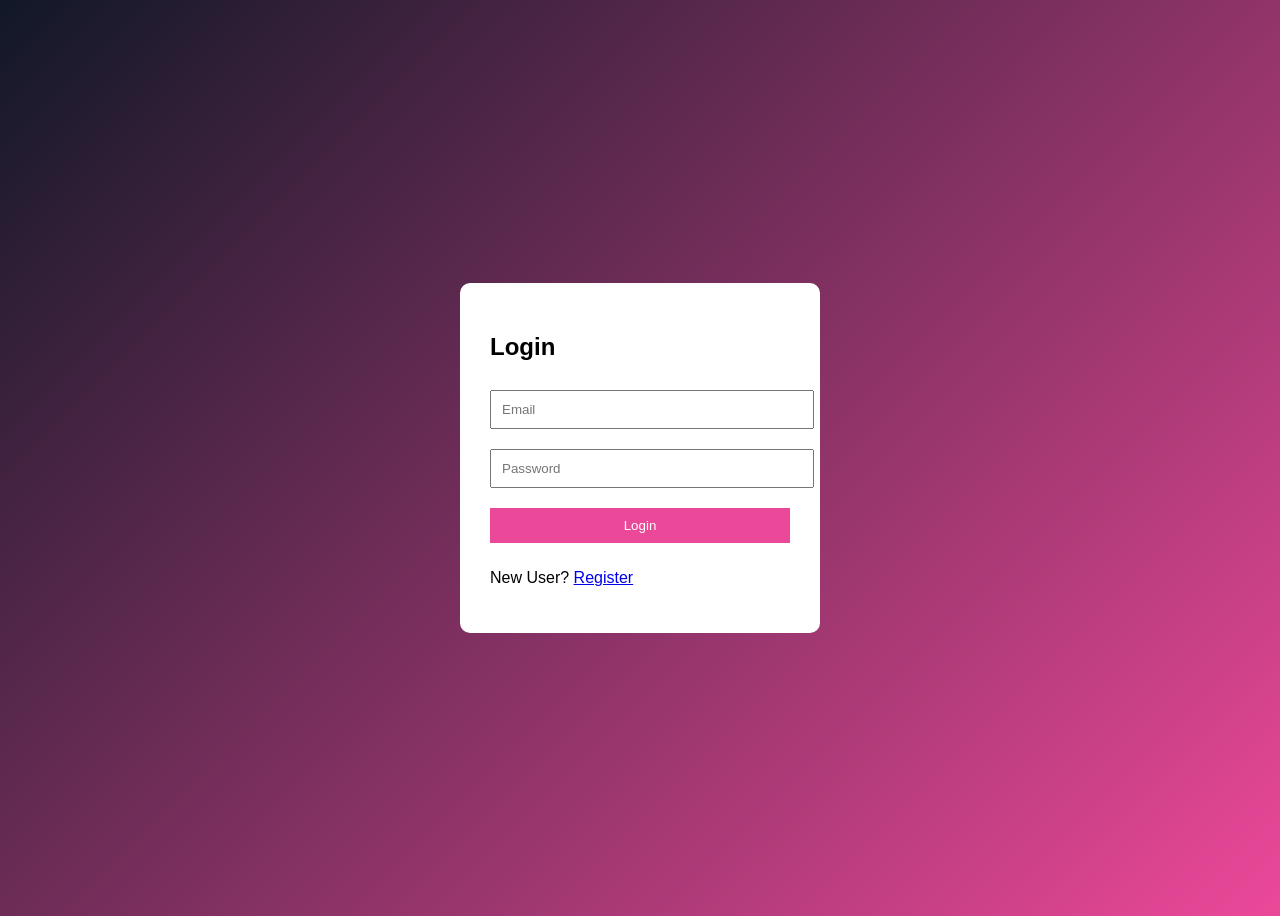
<file: Task1_FashionHub/index.html>
<!DOCTYPE html>
<html lang="en">
<head>
<meta charset="UTF-8">
<meta name="viewport" content="width=device-width, initial-scale=1.0">
<title>FashionHub</title>
<link rel="stylesheet" href="style.css">
<link href="https://fonts.googleapis.com/css2?family=Poppins:wght@300;400;500;600;700&display=swap" rel="stylesheet">
</head>
<body>

<header>
    <div class="logo-area">
    <img src="logo.png" alt="FashionHub Logo">
    <h1>FashionHub</h1>
</div>
	<div id="user-info"></div>
<div id="profile" class="hidden">
    <h3>My Account</h3>
    <p id="profile-name"></p>
    <p id="profile-email"></p>
</div>
    <input type="text" id="search" placeholder="Search products...">
    <button onclick="toggleCart()">🛒 Cart (<span id="cart-count">0</span>)</button>
	<button onclick="window.location.href='account.html'">
👤 Account
</button>
</header>

<section class="hero">

<h2>Fashion That Defines You</h2>

<p>
Discover Premium Kurtis, Sarees,
Dresses & Accessories
</p>

<button onclick="toggleProfile()">
👤 My Account
</button>

<button>
Shop Now
</button>

<button onclick="toggleDarkMode()">
🌙 Dark Mode
</button>

<button onclick="logout()">
Logout
</button>

</section><section class="categories">
    <button onclick="filterProducts('All')">All</button>
    <button onclick="filterProducts('Kurti')">Kurtis</button>
    <button onclick="filterProducts('Saree')">Sarees</button>
    <button onclick="filterProducts('Dress')">Dresses</button>
    <button onclick="filterProducts('Bag')">Bags</button>
</section>

<section id="products" class="products"></section>

<section class="about">
<h2>About FashionHub</h2>
<p>
FashionHub brings elegant fashion collections,
including kurtis, sarees, dresses and accessories,
at affordable prices.
</p>
</section>

<section class="contact">
<h2>Contact Us</h2>

<p>Email: fashionhub@gmail.com</p>

<p>Phone: +91 9876543210</p>
</section>

<div id="cart" class="cart hidden">
    <h2>🛍️ My Fashion Bag</h2>
    <ul id="cart-items"></ul>
    <h3>Total: ₹<span id="total">0</span></h3>
</div>

<script src="script.js"></script>

<footer>
<p>© 2026 FashionHub | Designed by Lakshmi Prasanna</p>
</footer>


</body>
</html>
</file>
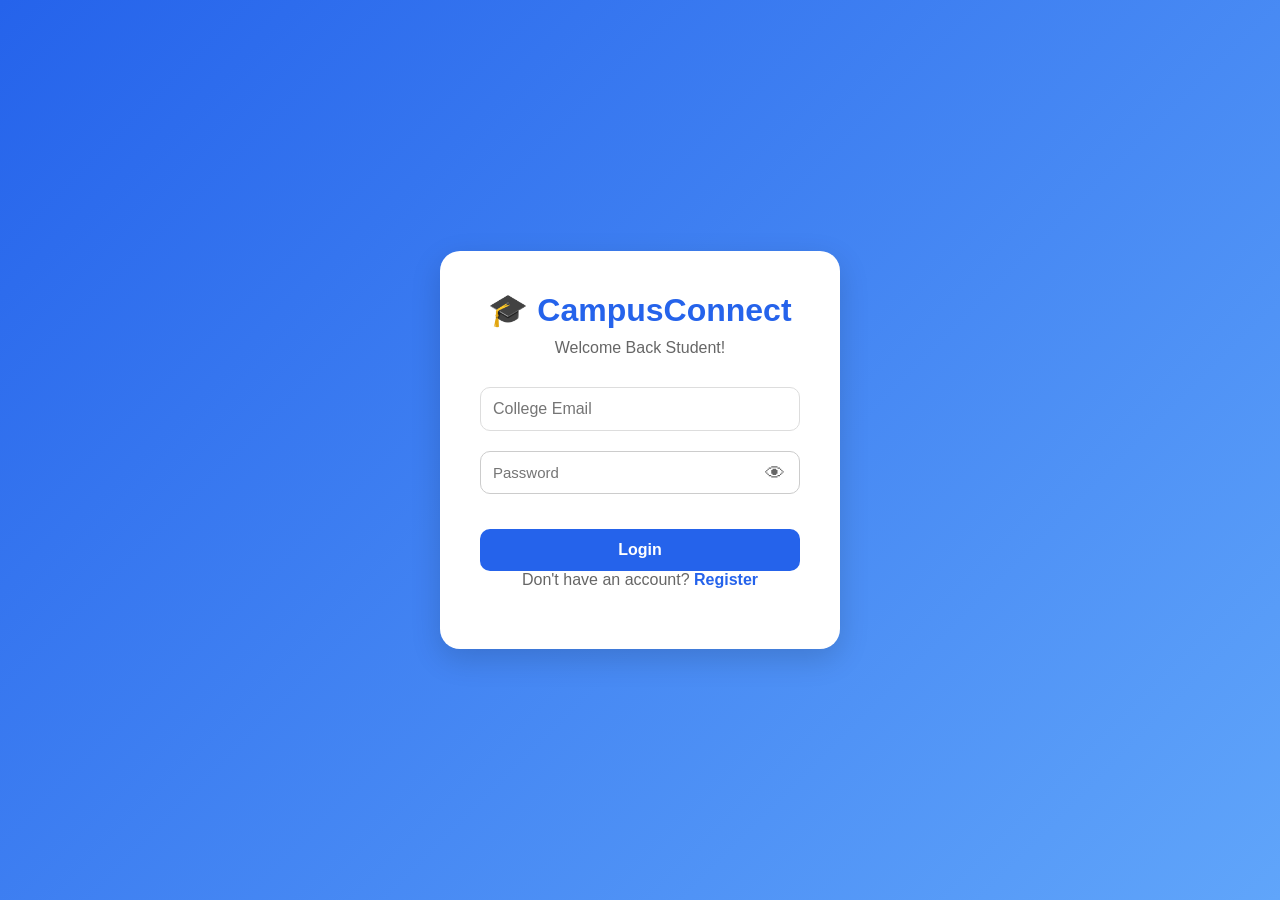
<file: Task2_CampusConnect/index.html>
<!DOCTYPE html>
<html lang="en">
<head>
<meta charset="UTF-8">
<meta name="viewport" content="width=device-width, initial-scale=1.0">
<title>CampusConnect</title>
<link rel="stylesheet" href="style.css">
</head>

<body>

<header class="header">

<h1>🎓 CampusConnect</h1>
<div>

<span id="userName"></span>

<button onclick="window.location.href='profile.html'">
👤 Profile
</button>

<button onclick="toggleDarkMode()">
🌙 Dark Mode
</button>

<button onclick="logout()">
Logout
</button>

</div>

</header>

<section class="hero">
<h2>Welcome to CampusConnect 🎓</h2>
<p>
Connect with classmates, share ideas,
internships, notes and opportunities.
</p>
</section>

<section class="create-post">

<h2>Create Post</h2>

<select id="category">

<option value="Academics">
📖 Academics
</option>

<option value="Internships">
💼 Internships
</option>

<option value="Events">
🎉 Events
</option>

<option value="Placements">
🚀 Placements
</option>

</select>
<input
type="file"
id="mediaFile"
accept="image/*,video/*">

<textarea
id="postText"
placeholder="Share something with your classmates...">
</textarea>

<button onclick="addPost()">
Post
</button>

</section>

<section
id="postsContainer"
class="posts">
</section>


<footer>
    © 2026 CampusConnect | Built by Lakshmi Prasanna
</footer>


<script src="script.js"></script>



</body>
</html>
</file>
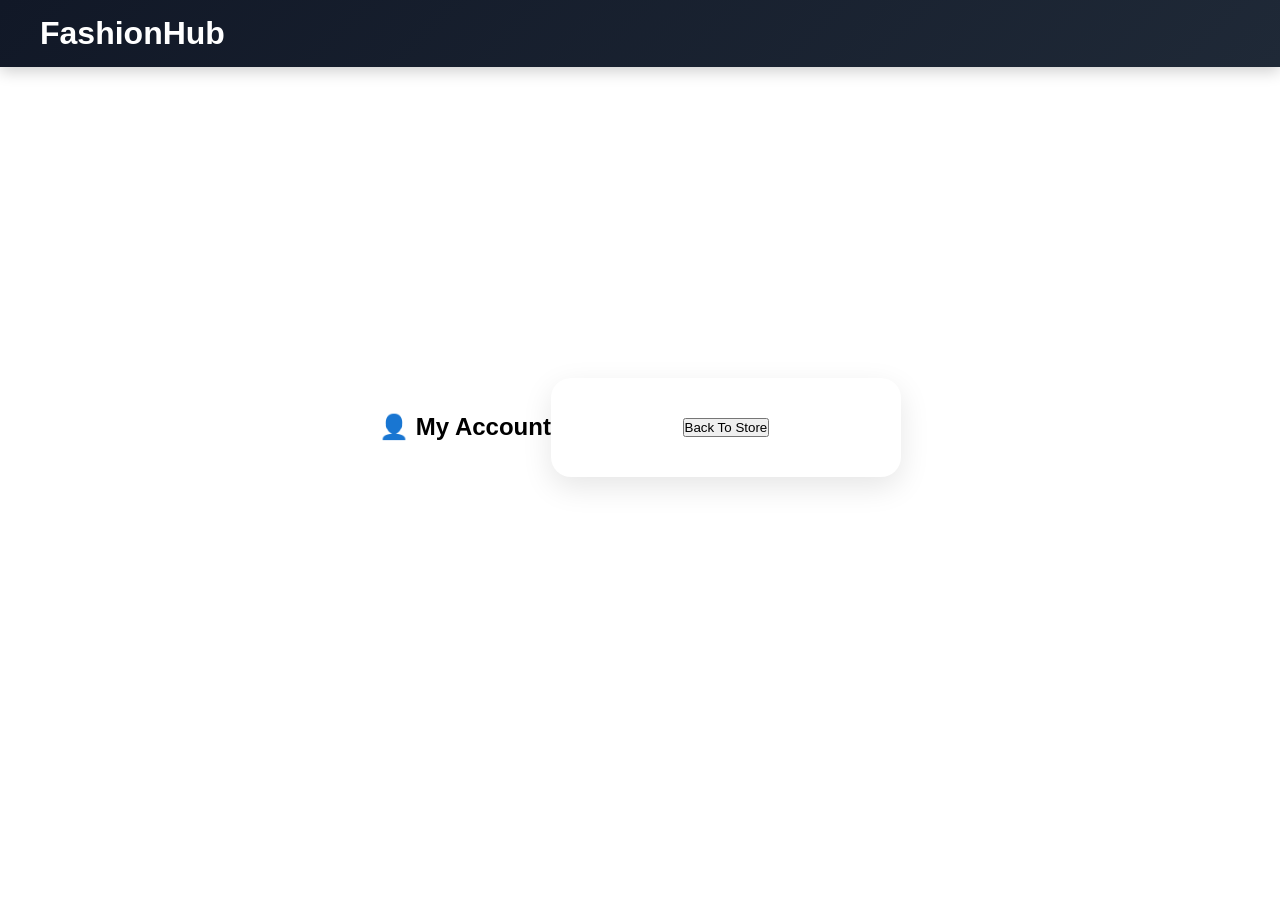
<file: Task1_FashionHub/account.html>
<!DOCTYPE html>
<html>
<head>
    <title>My Account</title>
    <link rel="stylesheet" href="style.css">
</head>
<body>

<header>
    <h1>FashionHub</h1>
</header>

<div class="account-page">

    <h2>👤 My Account</h2>

    <div class="account-card">

        <p id="acc-name"></p>
        <p id="acc-email"></p>

        <button onclick="window.location.href='index.html'">
            Back To Store
        </button>

    </div>

</div>

<script>

const user =
JSON.parse(localStorage.getItem("user"));

if(user){

document.getElementById("acc-name").innerHTML =
"<b>Name:</b> " + user.name;

document.getElementById("acc-email").innerHTML =
"<b>Email:</b> " + user.email;

}

</script>

</body>
</html>
</file>
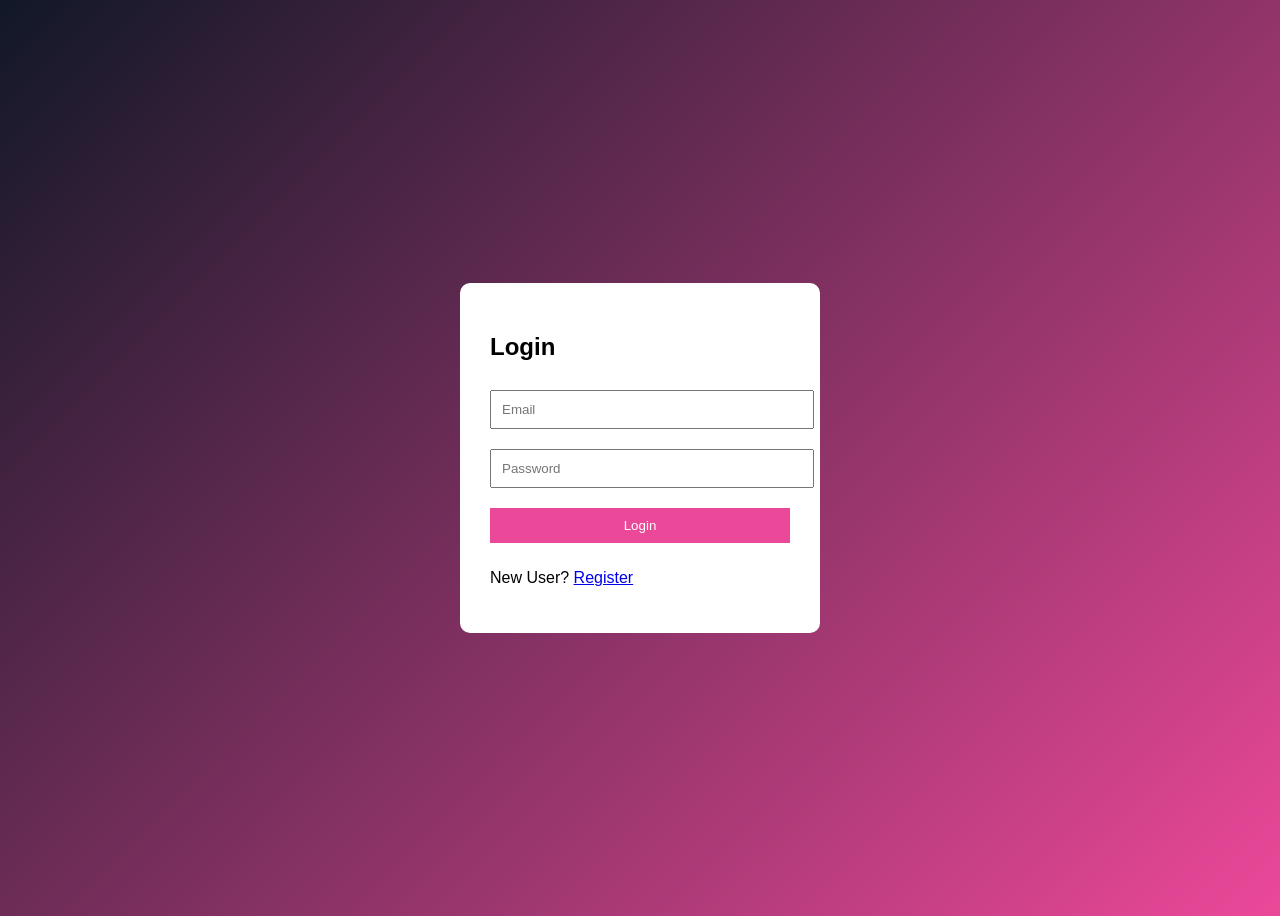
<file: Task1_FashionHub/checkout.html>
<!DOCTYPE html>
<html lang="en">
<head>
<meta charset="UTF-8">
<meta name="viewport" content="width=device-width, initial-scale=1.0">
<title>FashionHub Checkout</title>

<style>
body{
font-family:Arial,sans-serif;
background:#f4f4f4;
margin:0;
padding:0;
}

.container{
max-width:500px;
margin:50px auto;
background:white;
padding:30px;
border-radius:15px;
box-shadow:0 4px 15px rgba(0,0,0,0.1);
}

h1{
text-align:center;
color:#ec4899;
}

input,textarea{
width:100%;
padding:12px;
margin:10px 0;
border:1px solid #ccc;
border-radius:8px;
box-sizing:border-box;
}

button{
width:100%;
padding:12px;
background:#ec4899;
color:white;
border:none;
border-radius:8px;
cursor:pointer;
font-size:16px;
}

button:hover{
opacity:0.9;
}

#totalAmount{
font-size:20px;
font-weight:bold;
text-align:center;
margin:15px 0;
}
</style>
</head>

<body>

<div class="container">

<h1>🛍️ Checkout</h1>

<div id="totalAmount"></div>
<input
type="text"
id="name"
placeholder="Enter your full name"
required>

<input
type="tel"
id="phone"
placeholder="10-digit mobile number"
maxlength="10"
required>

<input
type="email"
id="email"
placeholder="example@gmail.com"
required>

<textarea
id="address"
placeholder="Enter delivery address"
required></textarea>

<textarea id="address"
placeholder="Delivery Address"
rows="4"></textarea>

<button onclick="placeOrder()">
Place Order
</button>

</div>

<script>

const total =
localStorage.getItem("cartTotal") || 0;

document.getElementById("totalAmount")
.innerHTML = "Total Amount: ₹" + total;

function placeOrder(){

const name =
document.getElementById("name").value;

const phone =
document.getElementById("phone").value;

const address =
document.getElementById("address").value;

if(
name === "" ||
phone === "" ||
address === ""
){
alert("Please fill all fields");
return;
}

alert(
"🎉 Order Placed Successfully!\n\nThank you for shopping with FashionHub."
);

localStorage.removeItem("cartTotal");

window.location.href = "index.html";
}
</script>
<script src="script.js"></script>

</body>
</html>
</file>
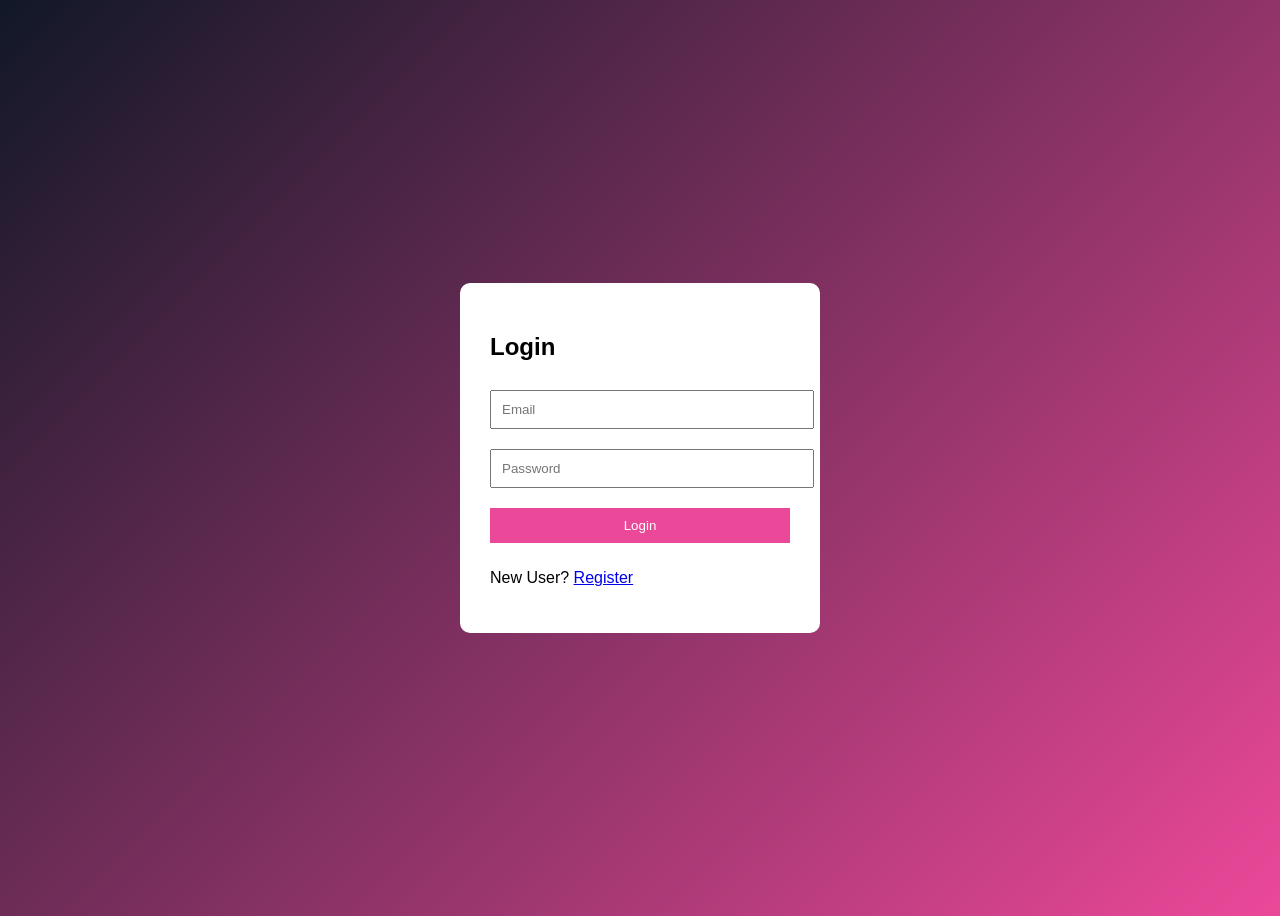
<file: Task1_FashionHub/login.html>
<!DOCTYPE html>
<html>
<head>
<title>Login - FashionHub</title>
<style>
body{
font-family:Arial;
display:flex;
justify-content:center;
align-items:center;
height:100vh;
background:linear-gradient(135deg,#111827,#ec4899);
}
.box{
background:white;
padding:30px;
border-radius:10px;
width:300px;
}
input,button{
width:100%;
padding:10px;
margin:10px 0;
}
button{
background:#ec4899;
color:white;
border:none;
cursor:pointer;
}
.error{
color:red;
}
</style>
</head>
<body>

<div class="box">
<h2>Login</h2>

<input type="email" id="email" placeholder="Email">

<input type="password" id="password" placeholder="Password">

<button onclick="login()">Login</button>

<p id="error" class="error"></p>

<p>
New User?
<a href="register.html">Register</a>
</p>
</div>

<script>

function login(){

const savedUser=
JSON.parse(localStorage.getItem("user"));

const email=
document.getElementById("email").value;

const password=
document.getElementById("password").value;

if(
savedUser &&
savedUser.email===email &&
savedUser.password===password
){

localStorage.setItem(
"isLoggedIn",
"true"
);

window.location.href="index.html";

}
else{

document.getElementById("error").innerHTML=
"Invalid Credentials";

}

}
</script>

</body>
</html>
</file>
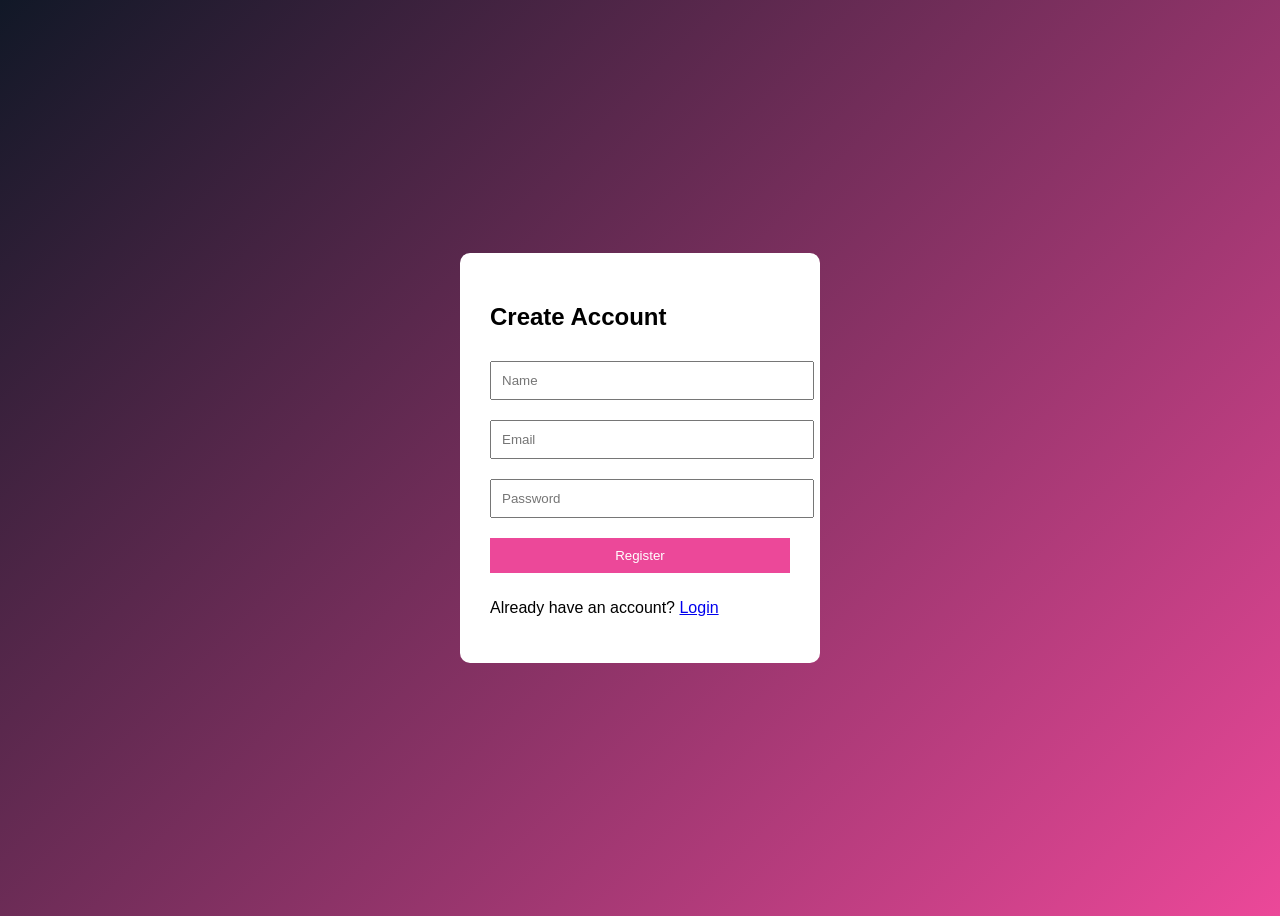
<file: Task1_FashionHub/register.html>
<!DOCTYPE html>
<html>
<head>
<title>Register - FashionHub</title>
<style>
body{
font-family:Arial;
display:flex;
justify-content:center;
align-items:center;
height:100vh;
background:linear-gradient(135deg,#111827,#ec4899);
}
.box{
background:white;
padding:30px;
border-radius:10px;
width:300px;
}
input,button{
width:100%;
padding:10px;
margin:10px 0;
}
button{
background:#ec4899;
color:white;
border:none;
cursor:pointer;
}
</style>
</head>
<body>

<div class="box">
<h2>Create Account</h2>

<input type="text" id="name" placeholder="Name">

<input type="email" id="email" placeholder="Email">

<input type="password" id="password" placeholder="Password">

<button onclick="register()">Register</button>

<p>
Already have an account?
<a href="login.html">Login</a>
</p>
</div>

<script>
function register(){

const user={
name:document.getElementById("name").value,
email:document.getElementById("email").value,
password:document.getElementById("password").value
};

localStorage.setItem(
"user",
JSON.stringify(user)
);

alert("Account Created Successfully");

window.location.href="login.html";
}
</script>
<script src="script.js"></script>
</body>
</html>
</file>
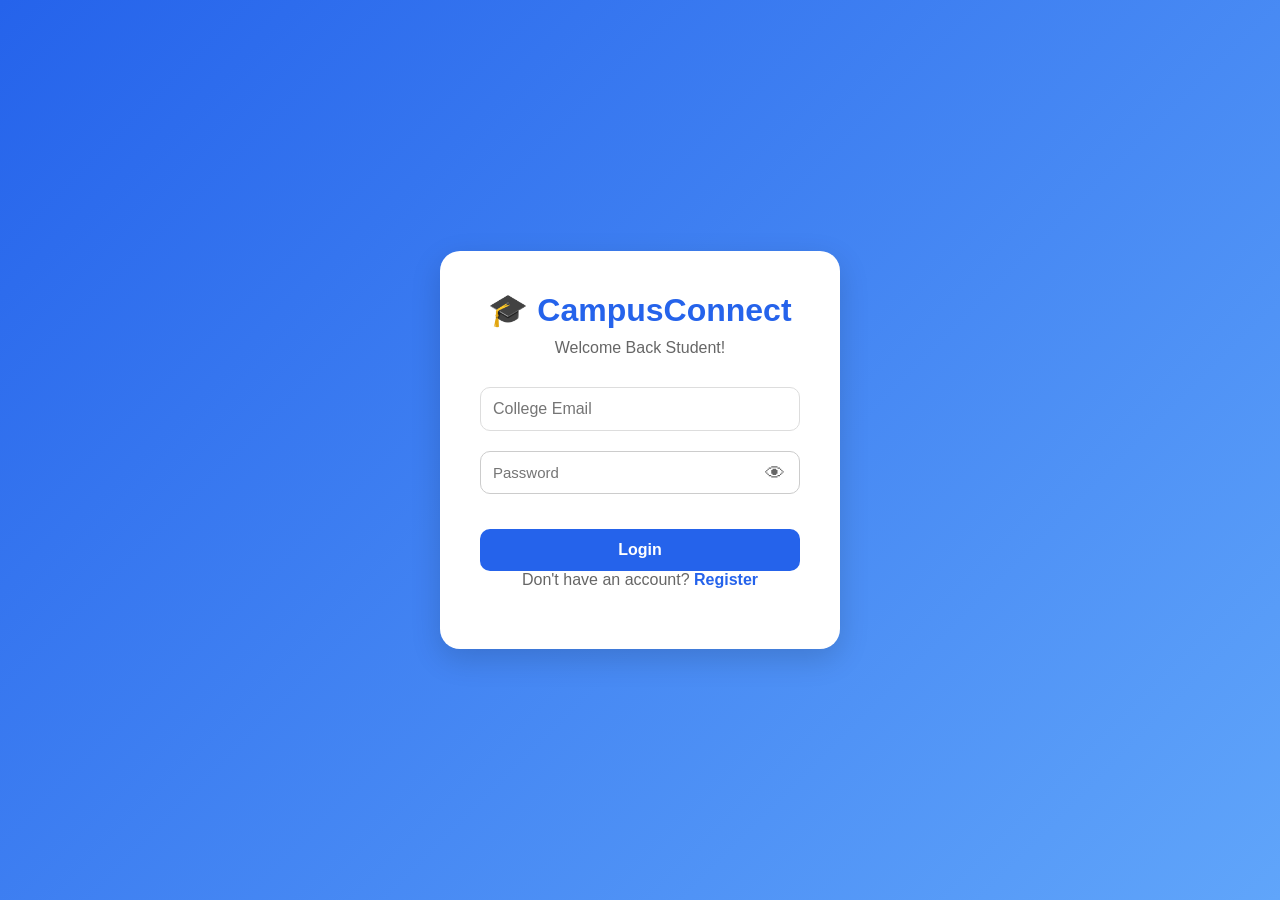
<file: Task2_CampusConnect/login.html>
<!DOCTYPE html>
<html lang="en">
<head>
<meta charset="UTF-8">
<meta name="viewport" content="width=device-width, initial-scale=1.0">
<title>CampusConnect - Login</title>
<link rel="stylesheet" href="style.css">
</head>

<body class="auth-body">

<div class="auth-container">

<h1>🎓 CampusConnect</h1>
<p>Welcome Back Student!</p>

<input
type="email"
id="loginEmail"
placeholder="College Email">

<div class="password-container">
    <input
        type="password"
        id="loginPassword"
        placeholder="Password">

    <span
        class="toggle-password"
        onclick="togglePassword('loginPassword', this)">
        👁
    </span>
</div>

<button onclick="login()">
Login
</button>

<p>
Don't have an account?
<a href="register.html">Register</a>
</p>

</div>

<script src="script.js"></script>

</body>
</html>
</file>
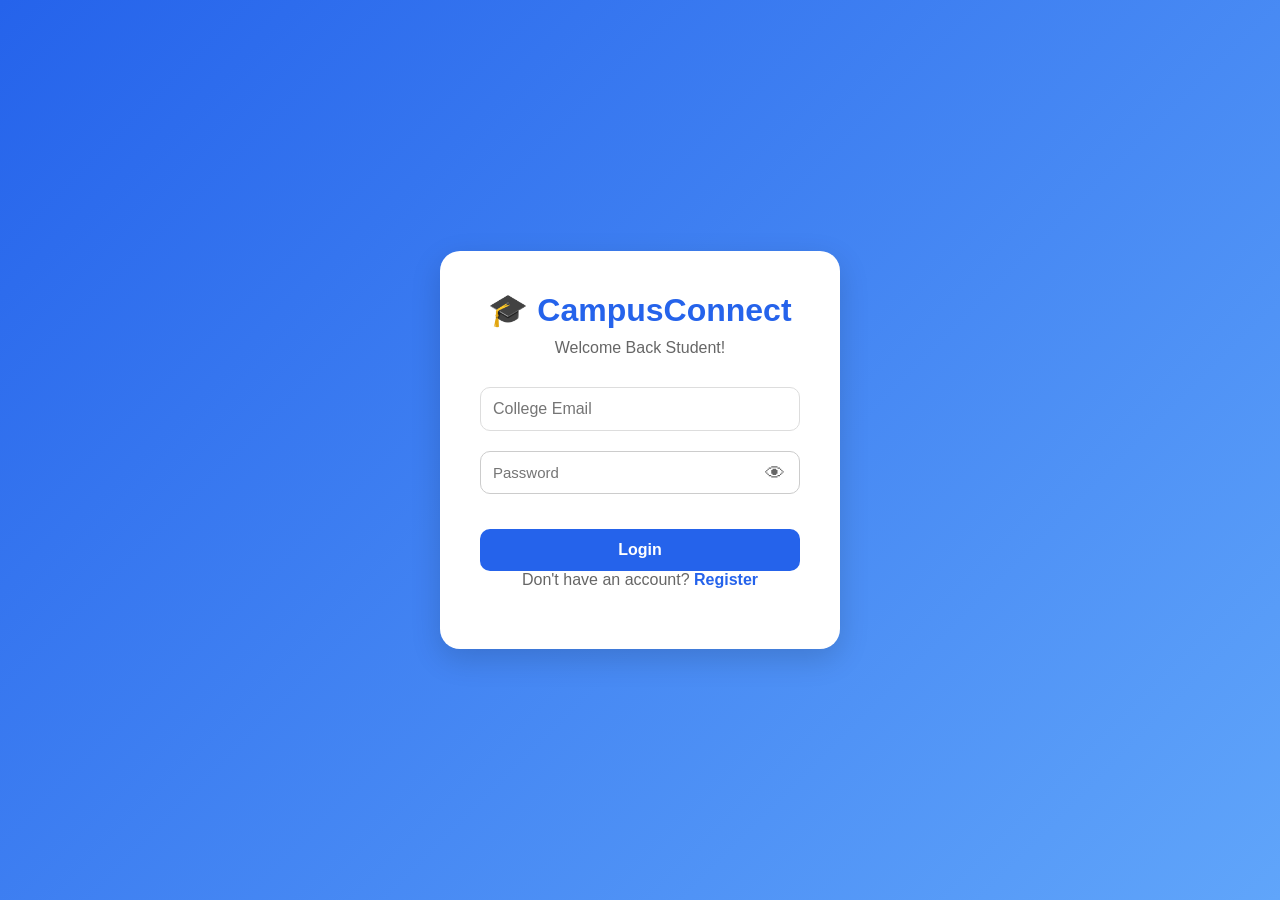
<file: Task2_CampusConnect/profile.html>
<!DOCTYPE html>
<html lang="en">
<head>
<meta charset="UTF-8">
<meta name="viewport" content="width=device-width, initial-scale=1.0">
<title>My Profile</title>
<link rel="stylesheet" href="style.css">
</head>

<body>

<header class="header">
<h1>🎓 CampusConnect</h1>

<div>
<button onclick="window.location.href='index.html'">
🏠 Home
</button>

<button onclick="logout()">
Logout
</button>
</div>

</header>

<div class="profile-card">

<h2>👤 My Profile</h2>

<p id="profile-name"></p>

<p id="profile-email"></p>

<p id="total-posts"></p>

<p id="total-likes"></p>

</div>

<script src="script.js"></script>

</body>
</html>
</file>
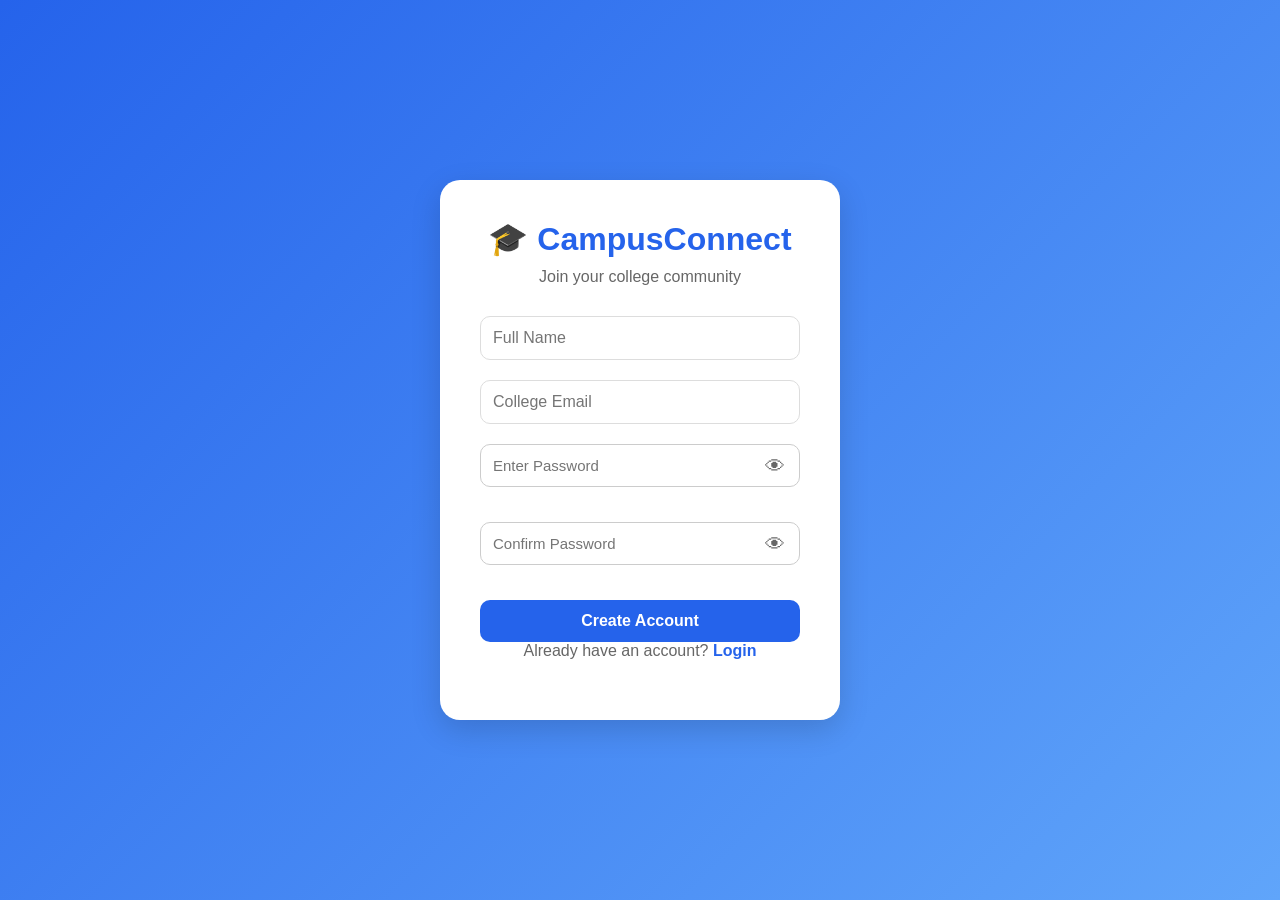
<file: Task2_CampusConnect/register.html>
<!DOCTYPE html>
<html lang="en">
<head>
<meta charset="UTF-8">
<meta name="viewport" content="width=device-width, initial-scale=1.0">
<title>CampusConnect - Register</title>
<link rel="stylesheet" href="style.css">
</head>

<body class="auth-body">

<div class="auth-container">

<h1>🎓 CampusConnect</h1>
<p>Join your college community</p>

<input type="text" id="name" placeholder="Full Name">

<input type="email" id="email" placeholder="College Email">

<div class="password-container">
    <input
        type="password"
        id="password"
        placeholder="Enter Password">

    <span
        class="toggle-password"
        onclick="togglePassword('password', this)">
        👁
    </span>
</div>

<div class="password-container">
    <input
        type="password"
        id="confirmPassword"
        placeholder="Confirm Password">

    <span
        class="toggle-password"
        onclick="togglePassword('confirmPassword', this)">
        👁
    </span>
</div>


<button onclick="register()">
Create Account
</button>

<p>
Already have an account?
<a href="login.html">Login</a>
</p>

</div>

<script src="script.js"></script>

</body>
</html>
</file>
<file: Task1_FashionHub/style.css>
#user-info{
font-weight:bold;
background:white;
padding:10px 15px;
border-radius:20px;
color:#111827;
}

#search{
  width:300px;

  padding:12px 20px;

  border:none;

  border-radius:30px;

  background:#f3f4f6;
}

*{
margin:0;
padding:0;
box-sizing:border-box;
font-family:Arial, sans-serif;
}

:root{
  --primary:#ec4899;
  --dark:#111827;
  --light:#f8fafc;
  --card:#ffffff;
  --text:#374151;
  --accent:#fdf2f8;
}

body{
  font-family:'Poppins',sans-serif;
}


header{
  background:linear-gradient(
    135deg,
    #111827,
    #1f2937
  );

  color:white;

  padding:15px 40px;

  box-shadow:0 4px 15px rgba(0,0,0,0.2);
}
header h1{
  color:white;
  margin:0;
}

header input{
padding:10px;
width:250px;
border:none;
border-radius:5px;
}

header button{
padding:10px 15px;
border:none;
background:#ec4899;
color:white;
cursor:pointer;
border-radius:5px;
}

.hero{
  text-align:center;
  padding:120px 20px;

  background:
  linear-gradient(
    rgba(0,0,0,0.4),
    rgba(0,0,0,0.4)
  ),
  url("https://images.unsplash.com/photo-1483985988355-763728e1935b");

  background-size:cover;
  background-position:center;

  color:white;
}

.hero h2{
  font-size:3.5rem;
  margin-bottom:15px;
}

.hero p{
  font-size:1.2rem;
}

.hero p{
  font-size:1.2rem;
  max-width:700px;
  margin:auto;
}

.products{
display:grid;
grid-template-columns:repeat(auto-fit,minmax(250px,1fr));
gap:20px;
padding:30px;
}

.card{
background:white;
padding:15px;
border-radius:10px;
box-shadow:0 4px 10px rgba(0,0,0,0.1);
text-align:center;
transition:0.3s;
}

.card:hover{
transform:translateY(-5px);
}

.card img{
width:100%;
height:250px;
object-fit:cover;
border-radius:10px;
}

.card h3{
margin:10px 0;
}

.cart{
  background:white;

  border-radius:20px 0 0 20px;

  box-shadow:
  -10px 0 30px rgba(0,0,0,.1);
}

.cart{
position:fixed;
top:0;
right:0;
width:380px;
height:100vh;
background:white;
box-shadow:-5px 0 20px rgba(0,0,0,0.2);
padding:20px;
overflow-y:auto;
z-index:1000;
}

.cart h2{
margin-bottom:20px;
color:#111827;
}

.cart-item{
display:flex;
align-items:center;
gap:10px;
margin-bottom:15px;
padding:10px;
border-radius:10px;
background:#f9f9f9;
}

.cart-item img{
width:70px;
height:70px;
object-fit:cover;
border-radius:10px;
}

.cart-info{
flex:1;
}

.cart-info h4{
font-size:15px;
margin-bottom:5px;
}

.cart-info p{
color:#ec4899;
font-weight:bold;
}

.cart{
transition:0.4s ease;
}


.card button{
  width:100%;

  border:none;

  padding:12px;

  background:#111827;

  color:white;

  cursor:pointer;

  font-weight:bold;

  transition:.3s;
}
.card button:hover{
  background:#ec4899;
}

.checkout-btn{
  background:#ec4899;
  color:white;

  border:none;

  border-radius:10px;

  padding:14px;

  font-size:16px;
}
.checkout-btn:hover{
transform:scale(1.03);
}

.remove-btn{
background:red;
color:white;
border:none;
padding:5px 10px;
border-radius:5px;
cursor:pointer;
}

.checkout-btn{
width:100%;
padding:12px;
background:#ec4899;
color:white;
border:none;
border-radius:10px;
font-size:16px;
cursor:pointer;
margin-top:15px;
}

.hidden{
display:none;
}
.categories{
text-align:center;
padding:20px;
}

.categories button{
  border:none;
  padding:12px 25px;

  border-radius:50px;

  background:white;

  font-weight:600;

  cursor:pointer;

  transition:.3s;
}

.categories button:hover{
  background:#ec4899;
  color:white;
  transform:translateY(-3px);
}
.about{
padding:50px;
text-align:center;
background:white;
}

.contact{
padding:50px;
text-align:center;
background:#f1f1f1;
}

footer{
background:#111827;
color:white;
text-align:center;
padding:20px;
}

.dark{
background:#111827;
color:white;
}

.dark .card{
background:#1f2937;
color:white;
}

.categories{
display:flex;
justify-content:center;
gap:15px;
padding:20px;
flex-wrap:wrap;
}

.categories button{
padding:12px 25px;
border:none;
background:#111827;
color:white;
border-radius:25px;
cursor:pointer;
transition:0.3s;
}

.categories button:hover{
background:#ec4899;
transform:translateY(-2px);
}

.card img{
  width:100%;
  height:300px;
  object-fit:cover;
}

.card{
  background:white;

  border-radius:20px;

  overflow:hidden;

  box-shadow:
  0 10px 30px rgba(0,0,0,0.08);

  transition:.3s;
}

.card:hover{
  transform:translateY(-8px);

  box-shadow:
  0 20px 40px rgba(0,0,0,0.12);
}

section{
  padding:70px 40px;
}

.account-page{
    display:flex;
    justify-content:center;
    align-items:center;
    min-height:80vh;
}

.account-card{
    background:white;
    padding:40px;
    border-radius:20px;
    box-shadow:0 10px 30px rgba(0,0,0,.1);
    width:350px;
    text-align:center;
}

.logo-area{
    display:flex;
    align-items:center;
    gap:12px;
}

.logo-area img{
    width:60px;
    height:60px;
    object-fit:cover;
    border-radius:50%;
}

.logo-area h1{
    margin:0;
}
</file>
<file: Task2_CampusConnect/style.css>
*{
margin:0;
padding:0;
box-sizing:border-box;
font-family:'Segoe UI',sans-serif;
}

body{
background:#f1f5f9;
font-family:'Segoe UI',sans-serif;
}

.auth-body{
height:100vh;
display:flex;
justify-content:center;
align-items:center;
background:linear-gradient(
135deg,
#2563eb,
#60a5fa
);
}

.auth-container{
background:white;
padding:40px;
width:400px;
border-radius:20px;
box-shadow:0 10px 30px rgba(0,0,0,0.15);
text-align:center;
}

.auth-container h1{
color:#2563eb;
margin-bottom:10px;
}

.auth-container p{
color:#666;
margin-bottom:20px;
}

.auth-container input{
width:100%;
padding:12px;
margin:10px 0;
border:1px solid #ddd;
border-radius:10px;
font-size:16px;
}

.auth-container button{
width:100%;
padding:12px;
background:#2563eb;
color:white;
border:none;
border-radius:10px;
font-size:16px;
cursor:pointer;
margin-top:10px;
transition:0.3s;
}

.auth-container button:hover{
background:#1d4ed8;
}

.auth-container a{
color:#2563eb;
text-decoration:none;
font-weight:bold;
}

.header{
display:flex;
justify-content:space-between;
align-items:center;
padding:15px 40px;
background:linear-gradient(
90deg,
#2563eb,
#3b82f6
);
color:white;
box-shadow:0 4px 15px rgba(0,0,0,0.15);
position:sticky;
top:0;
z-index:100;
}

.header button{
padding:10px 15px;
border:none;
border-radius:8px;
cursor:pointer;
}

.create-post{
background:white;
width:80%;
margin:30px auto;
padding:20px;
border-radius:15px;
box-shadow:0 5px 15px rgba(0,0,0,0.1);
}

.create-post textarea{
width:100%;
height:120px;
padding:10px;
margin-top:10px;
border:1px solid #ddd;
border-radius:10px;
resize:none;
}

.create-post button{
margin-top:10px;
padding:10px 20px;
background:#2563eb;
color:white;
border:none;
border-radius:10px;
cursor:pointer;
}

.posts{
width:80%;
margin:auto;
}

.post{
background:white;
padding:20px;
margin-bottom:20px;
border-radius:18px;
box-shadow:0 8px 20px rgba(0,0,0,0.08);
transition:0.3s;
}

.post:hover{
transform:translateY(-4px);
}

.comments{
margin-top:15px;
padding-top:10px;
}

.comments p{
background:#f1f5f9;
padding:8px;
margin:5px 0;
border-radius:8px;
}

.post input{
width:100%;
padding:10px;
margin-top:10px;
border:1px solid #ddd;
border-radius:8px;
}

.profile-card{
width:500px;
max-width:90%;
margin:50px auto;
background:white;
padding:30px;
border-radius:20px;
box-shadow:0 5px 20px rgba(0,0,0,0.1);
}

.profile-card h2{
margin-bottom:20px;
color:#2563eb;
}

.profile-card p{
margin:15px 0;
font-size:18px;
}

button{

background:#2563eb;

color:white;

padding:12px 25px;

border:none;

border-radius:10px;

font-size:15px;

font-weight:600;

cursor:pointer;

transition:.3s;

}

button:hover{

background:#1d4ed8;

transform:translateY(-2px);

box-shadow:0 8px 20px rgba(0,0,0,.2);

}
.hero{
text-align:center;
padding:40px;
background:white;
margin:20px;
border-radius:20px;
box-shadow:0 5px 20px rgba(0,0,0,0.08);
}

.hero h2{
color:#2563eb;
margin-bottom:10px;
}

.dark{
background:#0f172a;
color:white;
}

.dark .post,
.dark .create-post,
.dark .profile-card,
.dark .hero{
background:#1e293b;
color:white;
}

.dark input,
.dark textarea{
background:#334155;
color:white;
border:1px solid #475569;
}

.post h4{
color:#2563eb;
margin-bottom:10px;
}

.post-media{
width:100%;
max-height:400px;
object-fit:cover;
border-radius:12px;
margin:10px 0;
}

.header h1{
font-size:42px;
font-weight:700;
margin:0;
}

.brand{
display:flex;
align-items:center;
gap:12px;
}

.hero{
padding:20px;
}

.post-btn{
background:#2563eb;
color:white;
padding:12px 24px;
border:none;
border-radius:12px;
font-weight:600;
cursor:pointer;
transition:.3s;
}

.post-btn:hover{
transform:translateY(-2px);
}

footer{
text-align:center;
padding:20px;
margin-top:40px;
background:#2563eb;
color:white;
font-size:14px;
}


input,
select,
textarea{

width:100%;
padding:12px;

border:1px solid #ccc;

border-radius:10px;

font-size:15px;

transition:.3s;

outline:none;

}

input:focus,
textarea:focus,
select:focus{

border-color:#2563eb;

box-shadow:0 0 10px rgba(37,99,235,.3);

}

.container{

background:white;

padding:40px;

border-radius:18px;

box-shadow:0 10px 30px rgba(0,0,0,.12);

max-width:420px;

margin:auto;

margin-top:50px;

}


.password-container{

position:relative;

width:100%;

margin-bottom:15px;

}

.password-container input{

width:100%;

padding:12px 45px 12px 12px;

border:1px solid #ccc;

border-radius:10px;

font-size:15px;

box-sizing:border-box;

}

.toggle-password{

position:absolute;

right:15px;

top:50%;

transform:translateY(-50%);

cursor:pointer;

font-size:20px;

color:#666;

user-select:none;

transition:.3s;

}

.toggle-password:hover{

color:#2563eb;

}
</file>
